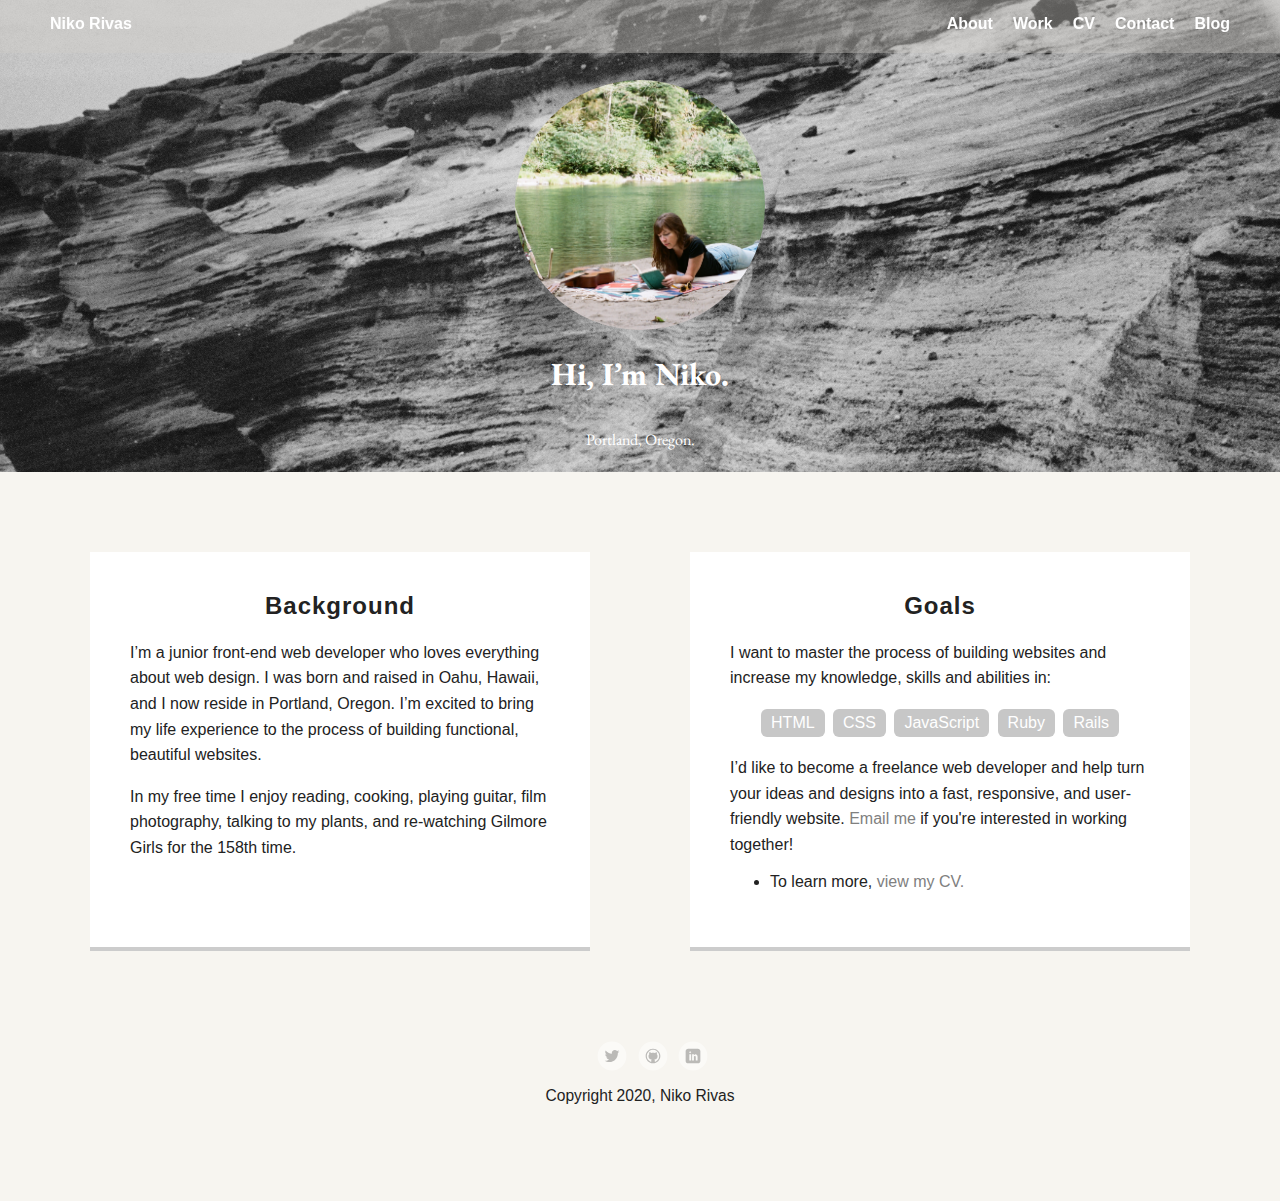
<file: index.html>
<!doctype html>
<html lang="en">
<head>
  <meta charset="utf-8">
  <title>Niko Rivas Portfolio</title>
  <meta name="viewport" content="width=device-width, initial-scale=1.0">
  <link href="https://fonts.googleapis.com/css?family=Baloo+Chettan+2|EB+Garamond&display=swap" rel="stylesheet"> 
  <link rel="stylesheet" href="styles.css">
  <link href="https://fonts.googleapis.com/css?family=Muli%7CRoboto:400,300,500,700,900" rel="stylesheet"></head>
  <body>

    <div class="main-nav">
        <ul class="nav">
          <li class="name">Niko Rivas</li>
          <li><a href="#">About</a></li>
          <li><a href="resume.html">Work</a></li>
          <li><a href="#">CV</a></li>
          <li><a href="#">Contact</a></li>
          <li><a href="#">Blog</a></li>
        </ul>
    </div>

    <header>
      <div class="imagewrapper">
      <img src="images/10450027.jpg" alt="Niko at lake" class="profile-image">
        </div>
      <h1 class="tag name">Hi, I’m Niko.</h1>
      <p class="tag location">Portland, Oregon.</p>
    </header>

    <main class="flex">
      <div class="card">
        <h2 class="titlecenter">Background</h2>
        <p>I’m a junior front-end web developer who loves everything about web design. I was born and raised in Oahu, Hawaii, and I now reside in Portland, Oregon. I’m excited to bring my life experience to the process of building functional, beautiful websites.</p>
        <p>In my free time I enjoy reading, cooking, playing guitar, film photography, talking to my plants, and re-watching Gilmore Girls for the 158th time.</p>
      </div> 

      <div class="card">
        <h2 class="titlecenter">Goals</h2>
        <p>I want to master the process of building websites and increase my knowledge, skills and abilities in:</p>
        <ul class="skills">
          <li>HTML</li>
          <li>CSS</li>
          <li>JavaScript</li>
          <li>Ruby</li>
          <li>Rails</li>
        </ul>
        <p>I’d like to become a freelance web developer and help turn your ideas and designs into a fast, responsive, and user-friendly website. <a id="email" href="mailto:rivasniko@gmail.com">Email me</a> if you're interested in working together!</p>
         <ul>
          <li>To learn more, <a id="resumelink" href="resume.html">view my CV.</a></li>
        </ul>
      </div> 

    </main>
    <footer>
      <ul>
        <li><a href="https://twitter.com/rivasniko" target="_blank" class="social twitter">Twitter</a></li>
        <li><a href="https://github.com/NikoRivas" target="_blank" class="social github">Github</a></li>
        <li><a href="#" target="_blank" class="social linkedin">LinkedIn</a></li>
      </ul>
      <p class="copyright">Copyright 2020, Niko Rivas</p>
    </footer>
  </body>
  </html>
</file>
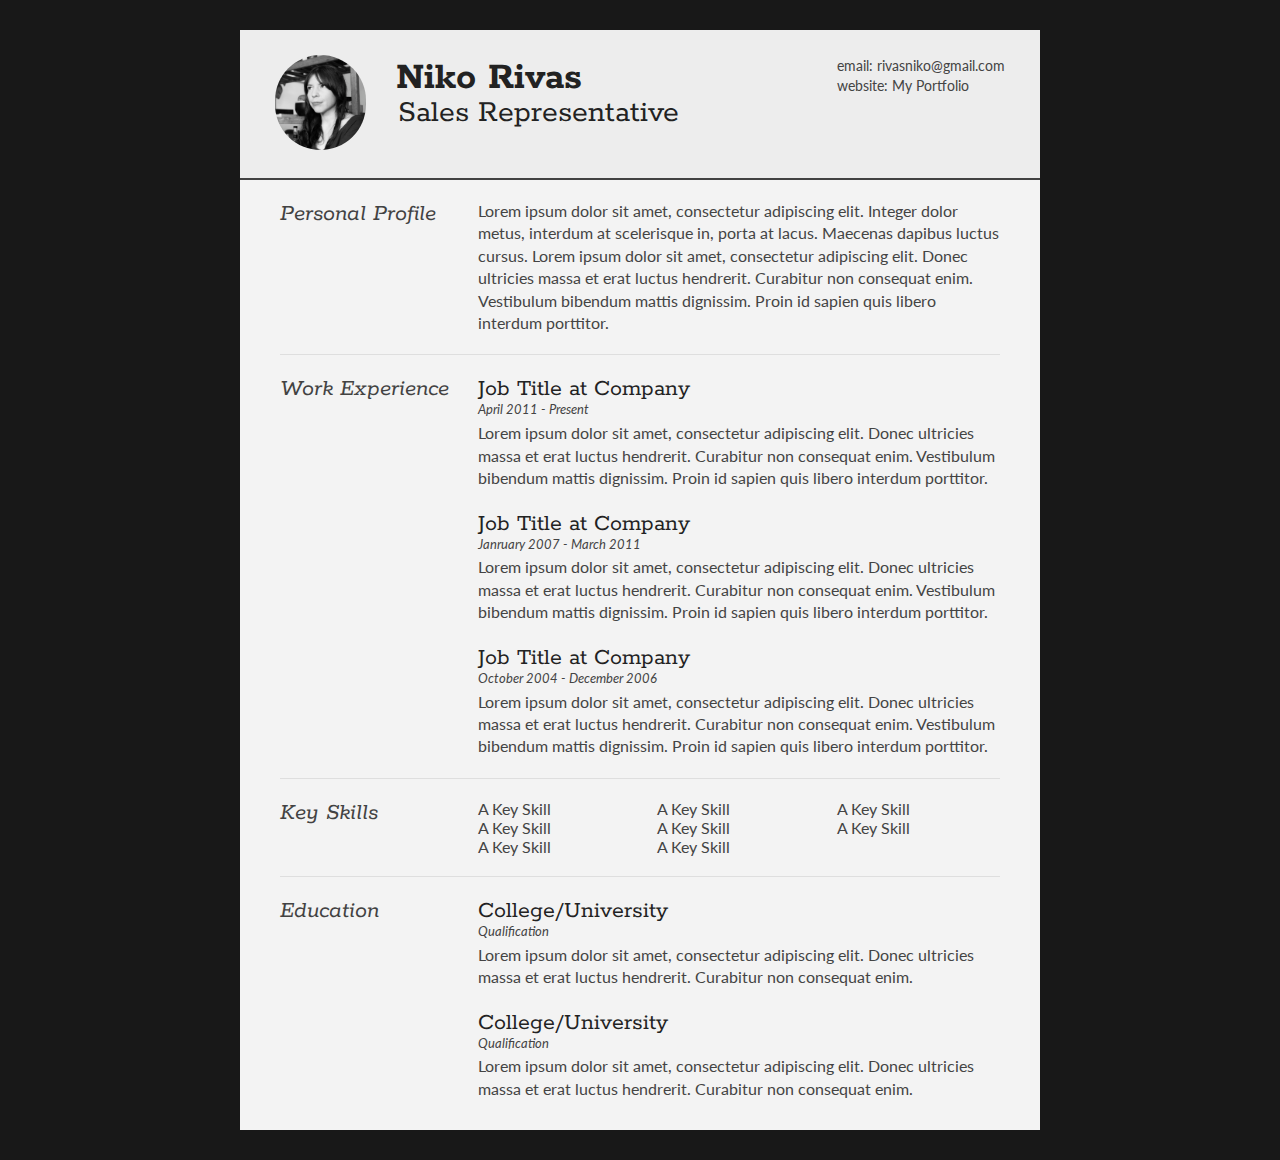
<file: resume.html>
<!DOCTYPE html>
<html>
<head>
<title>Niko Rivas CV</title>

<meta name="viewport" content="width=device-width"/>
<meta name="description" content="Niko Rivas CV"/>
<meta charset="UTF-8"> 

<link type="text/css" rel="stylesheet" href="resume.css">
<link href='https://fonts.googleapis.com/css?family=Rokkitt:400,700|Lato:400,300' rel='stylesheet' type='text/css'>


</head>
<body id="top">
<div id="cv" class="instaFade">
	<div class="mainDetails">
		<div id="headshot" class="quickFade">
			<img src="images/Nikor.png" alt="Niko Rivas" />
		</div>
		
		<div id="name">
			<h1 class="quickFade delayTwo">Niko Rivas</h1>
			<h2 class="quickFade delayThree">Sales Representative</h2>
		</div>
		
		<div id="contactDetails" class="quickFade delayFour">
			<ul>
				<li>email: <a href="mailto:rivasniko@gmail.com" target="_blank">rivasniko@gmail.com</a></li>
				<li>website: <a href=http://www.nikorivas.github.io/portfolio>My Portfolio</a></li>
			</ul>
		</div>
		<div class="clear"></div>
	</div>
	
	<div id="mainArea" class="quickFade delayFive">
		<section>
			<article>
				<div class="sectionTitle">
					<h1>Personal Profile</h1>
				</div>
				
				<div class="sectionContent">
					<p>Lorem ipsum dolor sit amet, consectetur adipiscing elit. Integer dolor metus, interdum at scelerisque in, porta at lacus. Maecenas dapibus luctus cursus. Lorem ipsum dolor sit amet, consectetur adipiscing elit. Donec ultricies massa et erat luctus hendrerit. Curabitur non consequat enim. Vestibulum bibendum mattis dignissim. Proin id sapien quis libero interdum porttitor.</p>
				</div>
			</article>
			<div class="clear"></div>
		</section>
		
		
		<section>
			<div class="sectionTitle">
				<h1>Work Experience</h1>
			</div>
			
			<div class="sectionContent">
				<article>
					<h2>Job Title at Company</h2>
					<p class="subDetails">April 2011 - Present</p>
					<p>Lorem ipsum dolor sit amet, consectetur adipiscing elit. Donec ultricies massa et erat luctus hendrerit. Curabitur non consequat enim. Vestibulum bibendum mattis dignissim. Proin id sapien quis libero interdum porttitor.</p>
				</article>
				
				<article>
					<h2>Job Title at Company</h2>
					<p class="subDetails">Janruary 2007 - March 2011</p>
					<p>Lorem ipsum dolor sit amet, consectetur adipiscing elit. Donec ultricies massa et erat luctus hendrerit. Curabitur non consequat enim. Vestibulum bibendum mattis dignissim. Proin id sapien quis libero interdum porttitor.</p>
				</article>
				
				<article>
					<h2>Job Title at Company</h2>
					<p class="subDetails">October 2004 - December 2006</p>
					<p>Lorem ipsum dolor sit amet, consectetur adipiscing elit. Donec ultricies massa et erat luctus hendrerit. Curabitur non consequat enim. Vestibulum bibendum mattis dignissim. Proin id sapien quis libero interdum porttitor.</p>
				</article>
			</div>
			<div class="clear"></div>
		</section>
		
		
		<section>
			<div class="sectionTitle">
				<h1>Key Skills</h1>
			</div>
			
			<div class="sectionContent">
				<ul class="keySkills">
					<li>A Key Skill</li>
					<li>A Key Skill</li>
					<li>A Key Skill</li>
					<li>A Key Skill</li>
					<li>A Key Skill</li>
					<li>A Key Skill</li>
					<li>A Key Skill</li>
					<li>A Key Skill</li>
				</ul>
			</div>
			<div class="clear"></div>
		</section>
		
		
		<section>
			<div class="sectionTitle">
				<h1>Education</h1>
			</div>
			
			<div class="sectionContent">
				<article>
					<h2>College/University</h2>
					<p class="subDetails">Qualification</p>
					<p>Lorem ipsum dolor sit amet, consectetur adipiscing elit. Donec ultricies massa et erat luctus hendrerit. Curabitur non consequat enim.</p>
				</article>
				
				<article>
					<h2>College/University</h2>
					<p class="subDetails">Qualification</p>
					<p>Lorem ipsum dolor sit amet, consectetur adipiscing elit. Donec ultricies massa et erat luctus hendrerit. Curabitur non consequat enim.</p>
				</article>
			</div>
			<div class="clear"></div>
		</section>
		
	</div>
</div>

</body>
</html>
</file>
<file: styles.css>
/* Global Layout Set-up */
* { 
  box-sizing: border-box;
}
  
body {
  margin: 0;
  padding: 0;
  text-align: center;
  font-family: graphik,Helvetica Neue,Helvetica,Arial,sans-serif;
  color: #222;
  background: #f7f5f0;
}
/* Link Styles */

a {
  text-decoration: none;
  color: white;
}
a:hover {
  color: black;
}

/* Section Styles */

.main-nav {
  width: 100%;
  background: rgba(207,205,200, 0.4);
  
  min-height: 30px;
  padding: 10px;
  position: fixed;
  text-align: center;
}
.nav {
  display: flex;
  justify-content: space-around;
  font-weight: 700;
  list-style-type: none;
  margin: 0 auto;
  padding: 0;
}
.nav .name {
  color:black;
}
.nav li {
  padding: 5px 10px 10px 10px;
}
.nav a {
  transition: all .5s;
}
.nav a:hover {
  color: white
}

header {
  text-align: center;
  background: url('images/20 2.jpg') no-repeat top center ;
  background-size: cover;
  overflow: hidden;
  padding-top: 60px;
}
header {
  line-height: 1.5;
}
header .imagewrapper {
height:250px;
width: 250px;
padding-right:10px;
margin:0 auto;
overflow:hidden;
border-radius:50%;
margin-top:20px;
}
header .profile-image {
  margin-left:-90px;
  width: auto;
  height: 250px;
  border: 0px;
  transition: all .5s;
}
header .profile-image:hover {
  text-align: center;
  transform: scale(1) rotate(2deg);
}
.tag {
  font-family: 'EB Garamond', serif;
  color: white;
  padding: 10px;
  border-radius: 5px, text-align: center;
  display: table;
  margin: 10px auto;
} 
.location {
  color: white;
}
.card {
  text-align: center;
  margin: 30px;
  padding: 20px 40px 40px;
  max-width: 500px;
  text-align: left;
  background: #fff;
  border-bottom: 4px solid #ccc;
  border-radius: text-align: center, 2px;
}
.card:hover {
  border-color: #FFC1C1;
}
.titlecenter {
font-family: graphik,Helvetica Neue,Helvetica,Arial,sans-serif;
text-align:center;
letter-spacing: 1px;
}

#resumelink {
  color: grey;
}
#resumelink:hover {
  color: black;
}
ul.skills {
  padding: 0;
  text-align: center;
}

.skills li {
  border-radius: 6px;
  display: inline-block;
  background: #C7C7C7;
  color: white;
  padding: 5px 10px;
  margin: 2px;
}

.skills li:nth-child(odd) {
  background: #C7C7C7;
  text-align: center;
}

footer {
  width: 100%;
  min-height: 30px;
  padding: 20px 0 40px 20px;
}

footer .copyright {
  top: -8px;
  margin-right: 20px;
  font-size: .75em;
}

footer ul {
  list-style-type: none;
  margin: 0;
  padding: 0;
}

footer ul li {
  display: inline-block;
}

#email {
  color: grey;
}

#email:hover {
  color: black;
}

a.social {
  display: inline-block;
  text-indent: -9999px;
  margin-left: 5px;
  width: 30px;
  height: 30px;
  background-size: 30px 30px;
  opacity: .5;
  transition: all .25s;
}
a.twitter {
  background-image: url(images/twitter.svg);
}
a.linkedin {
  background-image: url(images/linkedin.svg);
}
a.github {
  background-image: url(images/github.svg);
}
a.social:hover {
  opacity: 1;
}
.clearfix {
  clear: both;
}

/* Styles for larger screens */
@media screen and (min-width: 720px) {
  
  .flex {
      display: flex;
      max-width: 1200px;
      justify-content: space-around;
      margin: 0 auto;
  }

  header {
    min-height: 450px;
  }

  .nav {
    max-width: 1200px;
  }

  .nav .name {
    display: block;
    margin-right: auto;
    color: white;  
  }

  main {
    padding-top: 50px;
  }

  main p {
    line-height: 1.6em;
  }

  footer {
    font-size: 1.3em;
    max-width: 1200px;
    margin: 40px auto;
  }

}
</file>
<file: resume.css>
html,body,div,span,object,iframe,h1,h2,h3,h4,h5,h6,p,blockquote,pre,abbr,address,cite,code,del,dfn,em,img,ins,kbd,q,samp,small,strong,sub,sup,var,b,i,dl,dt,dd,ol,ul,li,fieldset,form,label,legend,table,caption,tbody,tfoot,thead,tr,th,td,article,aside,canvas,details,figcaption,figure,footer,header,hgroup,menu,nav,section,summary,time,mark,audio,video {
border:0;
font:inherit;
font-size:100%;
margin:0;
padding:0;
vertical-align:baseline;
}

article,aside,details,figcaption,figure,footer,header,hgroup,menu,nav,section {
display:block;
}

html, body {background: #181818; font-family: 'Lato', helvetica, arial, sans-serif; font-size: 16px; color: #222;}

.clear {clear: both;}

p {
	font-size: 1em;
	line-height: 1.4em;
	margin-bottom: 20px;
	color: #444;
}

#cv {
	width: 90%;
	max-width: 800px;
	background: #f3f3f3;
	margin: 30px auto;
}

.mainDetails {
	padding: 25px 35px;
	border-bottom: 2px solid #424242;
	background: #ededed;
}

#name h1 {
	font-size: 2.5em;
	font-weight: 700;
	font-family: 'Rokkitt', Helvetica, Arial, sans-serif;
	margin-bottom: -6px;
}

#name h2 {
	font-size: 2em;
	margin-left: 2px;
	font-family: 'Rokkitt', Helvetica, Arial, sans-serif;
}

#mainArea {
	padding: 0 40px;
}

#headshot {
	width: 12.5%;
	float: left;
	margin-right: 30px;
}

#headshot img {
	width: 100%;
	height: auto;
	-webkit-border-radius: 50px;
	border-radius: 50px;
}

#name {
	float: left;
}

#contactDetails {
	float: right;
}

#contactDetails ul {
	list-style-type: none;
	font-size: 0.9em;
	margin-top: 2px;
}

#contactDetails ul li {
	margin-bottom: 3px;
	color: #444;
}

#contactDetails ul li a, a[href^=tel] {
	color: #444; 
	text-decoration: none;
	-webkit-transition: all .3s ease-in;
	-moz-transition: all .3s ease-in;
	-o-transition: all .3s ease-in;
	-ms-transition: all .3s ease-in;
	transition: all .3s ease-in;
}

#contactDetails ul li a:hover { 
	color: #424242;
}


section {
	border-top: 1px solid #dedede;
	padding: 20px 0 0;
}

section:first-child {
	border-top: 0;
}

section:last-child {
	padding: 20px 0 10px;
}

.sectionTitle {
	float: left;
	width: 25%;
}

.sectionContent {
	float: right;
	width: 72.5%;
}

.sectionTitle h1 {
	font-family: 'Rokkitt', Helvetica, Arial, sans-serif;
	font-style: italic;
	font-size: 1.5em;
	color: #424242;
}

.sectionContent h2 {
	font-family: 'Rokkitt', Helvetica, Arial, sans-serif;
	font-size: 1.5em;
	margin-bottom: -2px;
}

.subDetails {
	font-size: 0.8em;
	font-style: italic;
	margin-bottom: 3px;
}

.keySkills {
	list-style-type: none;
	-moz-column-count:3;
	-webkit-column-count:3;
	column-count:3;
	margin-bottom: 20px;
	font-size: 1em;
	color: #444;
}

.keySkills ul li {
	margin-bottom: 3px;
}

@media all and (min-width: 602px) and (max-width: 800px) {
	#headshot {
		display: none;
	}
	
	.keySkills {
	-moz-column-count:2;
	-webkit-column-count:2;
	column-count:2;
	}
}

@media all and (max-width: 601px) {
	#cv {
		width: 95%;
		margin: 10px auto;
		min-width: 280px;
	}
	
	#headshot {
		display: none;
	}
	
	#name, #contactDetails {
		float: none;
		width: 100%;
		text-align: center;
	}
	
	.sectionTitle, .sectionContent {
		float: none;
		width: 100%;
	}
	
	.sectionTitle {
		margin-left: -2px;
		font-size: 1.25em;
	}
	
	.keySkills {
		-moz-column-count:2;
		-webkit-column-count:2;
		column-count:2;
	}
}

@media all and (max-width: 480px) {
	.mainDetails {
		padding: 15px 15px;
	}
	
	section {
		padding: 15px 0 0;
	}
	
	#mainArea {
		padding: 0 25px;
	}

	
	.keySkills {
	-moz-column-count:1;
	-webkit-column-count:1;
	column-count:1;
	}
	
	#name h1 {
		line-height: .8em;
		margin-bottom: 4px;
	}
}

@media print {
    #cv {
        width: 100%;
    }
}

@-webkit-keyframes reset {
	0% {
		opacity: 0;
	}
	100% {
		opacity: 0;
	}
}

@-webkit-keyframes fade-in {
	0% {
		opacity: 0;
	}
	40% {
		opacity: 0;
	}
	100% {
		opacity: 1;
	}
}

@-moz-keyframes reset {
	0% {
		opacity: 0;
	}
	100% {
		opacity: 0;
	}
}

@-moz-keyframes fade-in {
	0% {
		opacity: 0;
	}
	40% {
		opacity: 0;
	}
	100% {
		opacity: 1;
	}
}

@keyframes reset {
	0% {
		opacity: 0;
	}
	100% {
		opacity: 0;
	}
}

@keyframes fade-in {
	0% {
		opacity: 0;
	}
	40% {
		opacity: 0;
	}
	100% {
		opacity: 1;
	}
}

.instaFade {
    -webkit-animation-name: reset, fade-in;
    -webkit-animation-duration: 1.5s;
    -webkit-animation-timing-function: ease-in;
	
	-moz-animation-name: reset, fade-in;
    -moz-animation-duration: 1.5s;
    -moz-animation-timing-function: ease-in;
	
	animation-name: reset, fade-in;
    animation-duration: 1.5s;
    animation-timing-function: ease-in;
}

.quickFade {
    -webkit-animation-name: reset, fade-in;
    -webkit-animation-duration: 2.5s;
    -webkit-animation-timing-function: ease-in;
	
	-moz-animation-name: reset, fade-in;
    -moz-animation-duration: 2.5s;
    -moz-animation-timing-function: ease-in;
	
	animation-name: reset, fade-in;
    animation-duration: 2.5s;
    animation-timing-function: ease-in;
}
 
.delayOne {
	-webkit-animation-delay: 0, .5s;
	-moz-animation-delay: 0, .5s;
	animation-delay: 0, .5s;
}

.delayTwo {
	-webkit-animation-delay: 0, 1s;
	-moz-animation-delay: 0, 1s;
	animation-delay: 0, 1s;
}

.delayThree {
	-webkit-animation-delay: 0, 1.5s;
	-moz-animation-delay: 0, 1.5s;
	animation-delay: 0, 1.5s;
}

.delayFour {
	-webkit-animation-delay: 0, 2s;
	-moz-animation-delay: 0, 2s;
	animation-delay: 0, 2s;
}

.delayFive {
	-webkit-animation-delay: 0, 2.5s;
	-moz-animation-delay: 0, 2.5s;
	animation-delay: 0, 2.5s;
}
</file>
